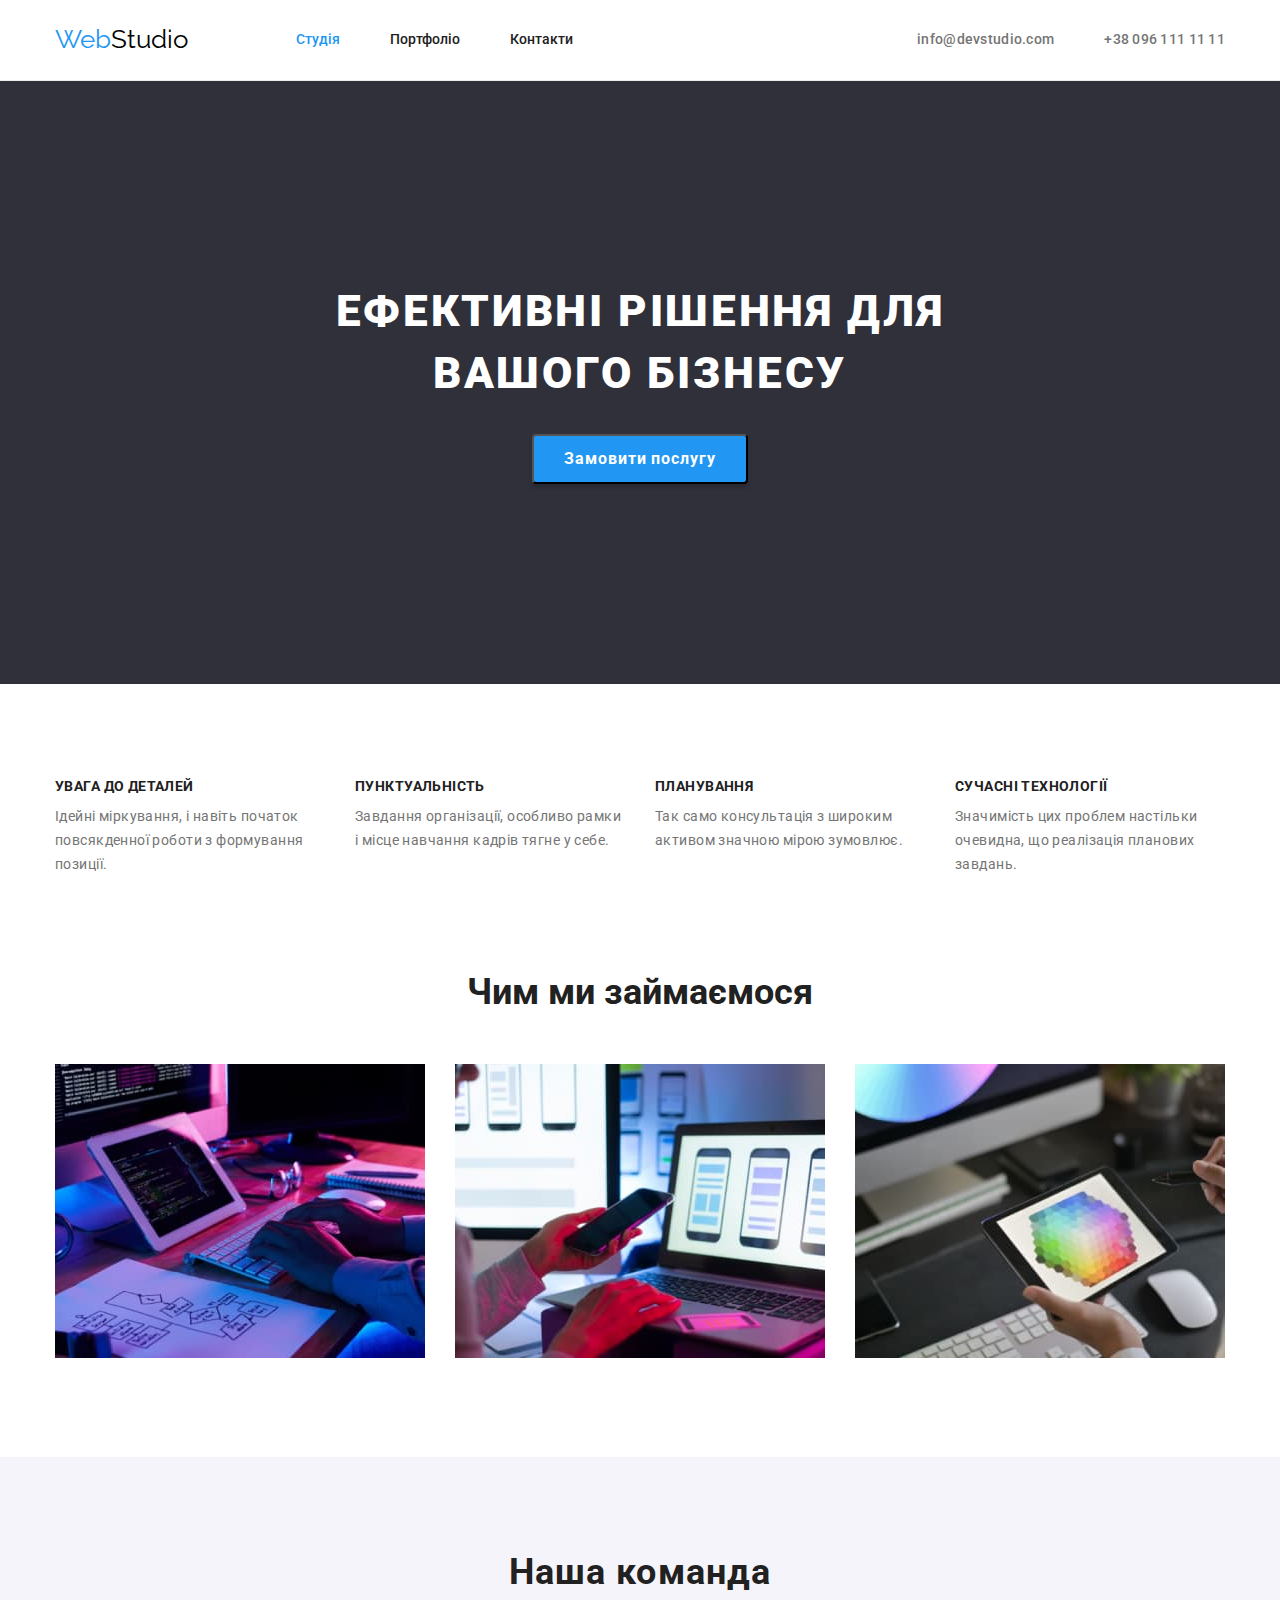
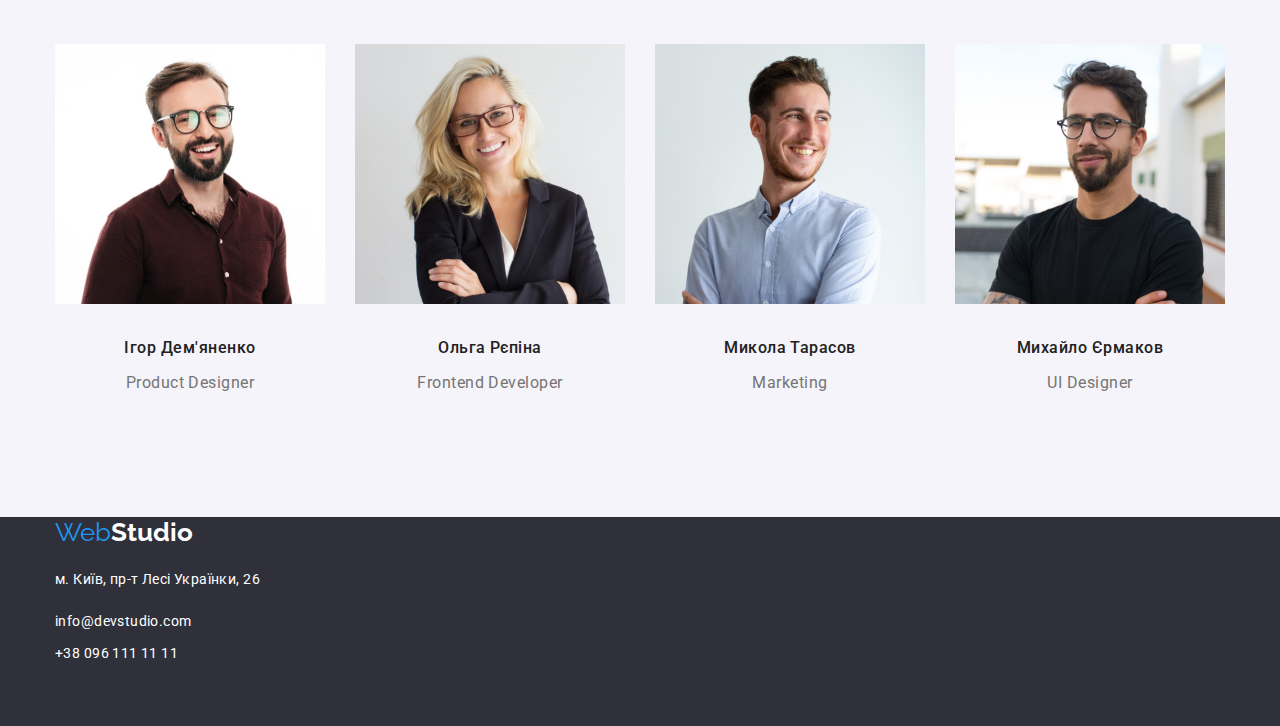
<file: index.html>
<!DOCTYPE html>
<html lang="uk">
<head>
    <meta charset="UTF-8">
    <meta http-equiv="X-UA-Compatible" content="IE=edge">
    <meta name="viewport" content="width=device-width, initial-scale=1.0">
    <title>WebStudio</title>
    <link rel="preconnect" href="https://fonts.googleapis.com">
    <link rel="preconnect" href="https://fonts.gstatic.com" crossorigin>
    <link
        href="https://fonts.googleapis.com/css2?family=Montserrat:wght@400;700&family=Raleway:wght@700&family=Roboto:wght@400;500;700;900&display=swap"
        rel="stylesheet">
        <link rel="stylesheet" href="https://cdnjs.cloudflare.com/ajax/libs/modern-normalize/1.1.0/modern-normalize.min.css">
    <link rel="stylesheet" href="./css/styles.css">
</head>
<body>
    <!-- Шапка -->
    <header class="header">
        <div class="container">
            <div class="header-container">
                <nav class="header-nav">
                    <a class="logo-link" href="/index.html">Web<span class="logo-header">Studio</span></a>
                    <ul class="header-menu">
                        <li><a href="./index.html" class="link-current">Студія</a></li>
                        <li><a href="./portfolio.html" class="link">Портфоліо</a></li>
                        <li><a href="" class="link">Контакти</a></li>
                    </ul>
                </nav>
                
                <ul class="header-adress">
                    <li><a href="mailto:info@devstudio.com" class="link-adress">info@devstudio.com</a></li>
                    <li><a href="tel:380961111111" class="link-adress">+38 096 111 11 11</a></li>
                </ul>
            </div>
        </div>
    </header>

<main>
    <!-- Блок Герой -->
    <section class="hero">
        <div class="container">
        <div class="hero-container">
                <h2 class="hero-description">Ефективні рішення для вашого бізнесу</h2>
                <button type="button" class="hero-button">Замовити послугу</button>
                        </div>   
                    </div>    
                </section>
    
        <!-- Блок Списку -->
    <section class="section">
        <div class="container">
            <ul class="section-list">
            <li class="sections-item">
                <h3 class="section-tittle">УВАГА ДО ДЕТАЛЕЙ</h3>
                <p class="section-description">Ідейні міркування, і навіть початок повсякденної роботи з формування позиції.</p>
            </li>
        
            <li class="sections-item">
                <h3 class="section-tittle">ПУНКТУАЛЬНІСТЬ</h3>
                <p class="section-description">Завдання організації, особливо рамки і місце навчання кадрів тягне у себе.</p>
            </li>
        
            <li class="sections-item">
                <h3 class="section-tittle">ПЛАНУВАННЯ</h3>
                <p class="section-description">Так само консультація з широким активом значною мірою зумовлює.</p>
            </li>
        
            <li class="sections-item">
                <h3 class="section-tittle">СУЧАСНІ ТЕХНОЛОГІЇ</h3>
                <p class="section-description">Значимість цих проблем настільки очевидна, що реалізація планових завдань.</p>
            </li>
        </ul>
        </div>
        
    </section>

    <!-- Блок з Фото -->
    <section class="foto">
        <div class="container">
            <h3 class="tittle">Чим ми займаємося</h3>
            <ul class="foto-item">
                <li><img src="./images/imgone.jpg" width="370" alt="компютер"></li>
                <li><img src="./images/imgtwo.jpg" width="370" alt="ноутбук"></li>
                <li><img src="./images/imgthree.jpg" width="370" alt="планшет"></li>
            </ul>
        </div>
        </div>
    </section>

    <!-- Команда -->
    <section class="team">
        <div class="container">
            <h3 class="team-tittle">Наша команда</h3>
        <ul class="team-items">
            <li><img src="./images/Product-Designer.jpg" width="270" alt="Продукт Дизайнер">
                <div class="team-names">
                    <h3 class="team-name">Ігор Дем'яненко</h3>
                    <p class="team-description">Product Designer</p>
                </div>
                          
            </li>
            <li><img src="./images/Frontend-Dev.jpg" width="270" alt="Фронтенд дев">
                <div class="team-names">
                    <h3 class="team-name">Ольга Рєпіна</h3>
                    <p class="team-description">Frontend Developer</p>
                </div>
            </li>
            
            <li><img src="./images/Marketing.jpg" width="270" alt="Маркетинг">
                <div class="team-names">
                    <h3 class="team-name">Микола Тарасов</h3>
                    <p class="team-description">Marketing</p>
                </div>
                
            </li>
            <li><img src="./images/UI-Designer.jpg" width="270" alt="Дизайнер">
                <div class="team-names">
                    <h3 class="team-name">Михайло Єрмаков</h3>
                    <p class="team-description">UI Designer</p>
                </div>
            </li>
        </ul>
        </div>
    </section>
</main>
    <!-- Футер -->
    <footer class="footer">
        <div class="container">
            <a class="logo-link" href="/index.html">Web<span class="logo-footer">Studio</span></a>
        <address>
           <ul class="list">
            <li class="adress">м. Київ, пр-т Лесі Українки, 26</li>
            <li class="footer-adress"><a href="mailto:info@devstudio.com">info@devstudio.com</a></li>
            <li class="footer-adress"><a href="tel:+380961111111">+38 096 111 11 11</a></li>
           </ul> 
        </address>
    </div>      
    </footer>
</body>
</html>
</file>
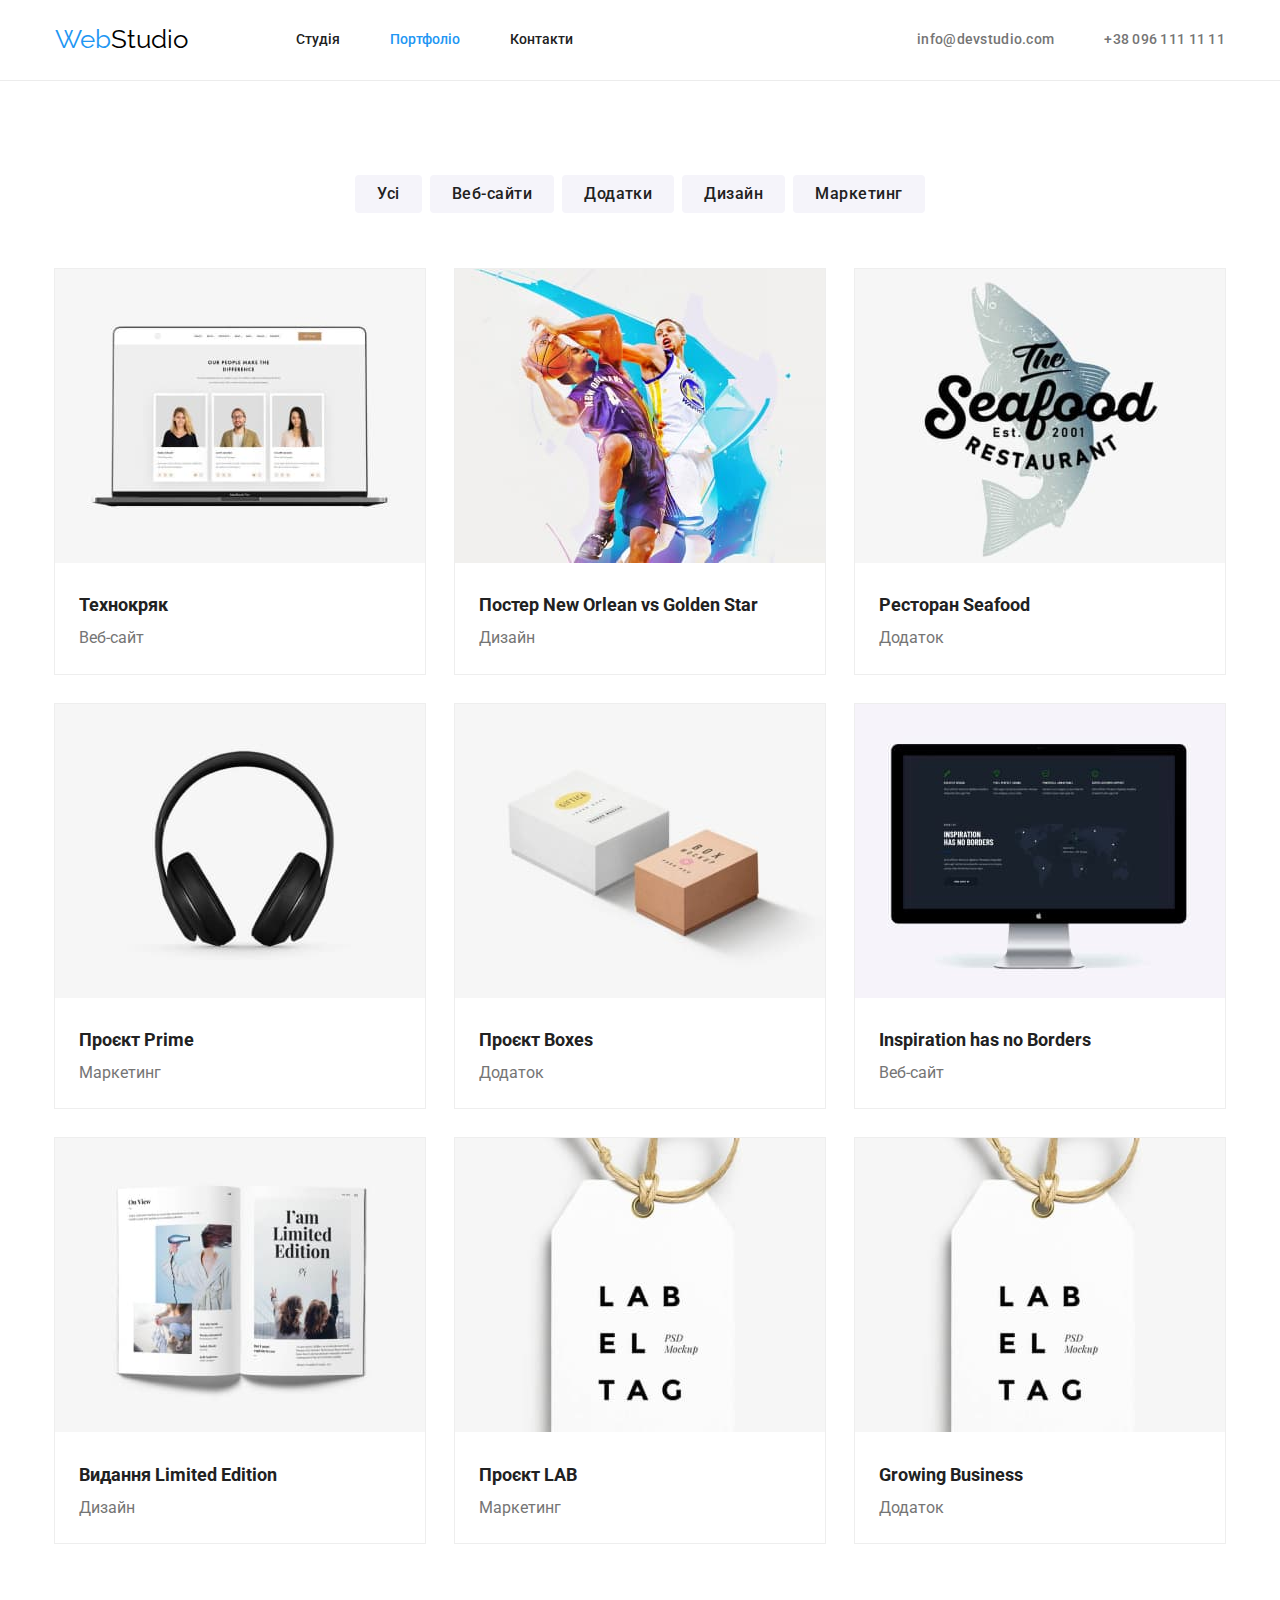
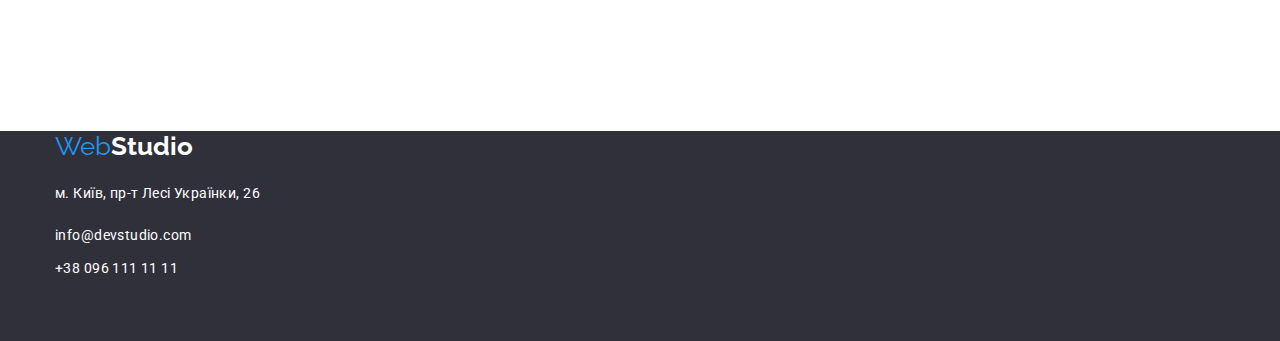
<file: portfolio.html>
<!DOCTYPE html>
<html lang="uk">

<head>
    <meta charset="UTF-8">
    <meta http-equiv="X-UA-Compatible" content="IE=edge">
    <meta name="viewport" content="width=device-width, initial-scale=1.0">
    <title>Портфоліо</title>
    <link rel="preconnect" href="https://fonts.googleapis.com">
    <link rel="preconnect" href="https://fonts.gstatic.com" crossorigin>
    <link
        href="https://fonts.googleapis.com/css2?family=Montserrat:wght@400;700&family=Raleway:wght@700&family=Roboto:wght@400;500;700;900&display=swap"
        rel="stylesheet">
        <link rel="stylesheet" href="https://cdnjs.cloudflare.com/ajax/libs/modern-normalize/1.1.0/modern-normalize.min.css">
    <link rel="stylesheet" href="./css/styles.css">
</head>

<body>
    <!-- Шапка -->
    <header class="header">
        <div class="container">
            <div class="header-container">
                <nav class="header-nav">
                    <a class="logo-link" href="/index.html">Web<span class="logo-header">Studio</span></a>
                    <ul class="header-menu">
                        <li><a href="./index.html" class="link">Студія</a></li>
                        <li><a href="./portfolio.html" class="link-current">Портфоліо</a></li>
                        <li><a href="" class="link">Контакти</a></li>
                    </ul>
                </nav>
                
                <ul class="header-adress">
                    <li><a href="mailto:info@devstudio.com" class="link-adress">info@devstudio.com</a></li>
                    <li><a href="tel:380961111111" class="link-adress">+38 096 111 11 11</a></li>
                </ul>
            </div>
        </div>
    </header>

    <main>
        <!-- Блок Нав -->
       <section class="section-nav">
        <div class="container">
            <ul class="section-items">
                <li><button type="button" class="section-nav-button">Усі</bytton>
                </li>
                <li><button type="button" class="section-nav-button">Веб-сайти</bytton>
                </li>
                <li><button type="button" class="section-nav-button">Додатки</bytton>
                </li>
                <li><button type="button" class="section-nav-button">Дизайн</bytton>
                </li>
                <li><button type="button" class="section-nav-button">Маркетинг</bytton>
                </li>
            </ul>
        </div>
        
       
       <!-- Приклади робіт-->
       <div class="container">
            <ul class="section-example"> 
            <li class="example-items"><img src="./images/web-site.jpg" width="370" alt="Технокряк Вебсайт">
                <div class="example-names">
                    <h2 class="section-example-tittle">Технокряк</h2>
                    <p class="section-example-text">Веб-сайт</p>
                </div>
                
            </li>
            <li class="example-items"><img src="./images/design.jpg" width="370" alt="Poster New Orlean vs Golden Star">
                <div class="example-names">
                    <h2 class="section-example-tittle">Постер New Orlean vs Golden Star</h2>
                    <p class="section-example-text">Дизайн</p>
                </div>
                
            </li>
            <li class="example-items"><img src="./images/addition.jpg" width="370" alt="Ресторан Seafood">
                <div class="example-names">
                    <h2 class="section-example-tittle">Ресторан Seafood</h2>
                <p class="section-example-text">Додаток</p>
                </div>
            </li>
            <li class="example-items"><img src="./images/project-prime.jpg" width="370" alt="Проєкт Prime">
                <div class="example-names">
                    <h2 class="section-example-tittle">Проєкт Prime</h2>
                <p class="section-example-text">Маркетинг</p>
                </div>
            </li>
            <li class="example-items"><img src="./images/project-boxes.jpg" width="370" alt="Проєкт Boxes">
                <div class="example-names">
                    <h2 class="section-example-tittle">Проєкт Boxes</h2>
                <p class="section-example-text">Додаток</p>
                </div>
            </li>
            <li class="example-items"><img src="./images/Inspiration-has-no-Borders-site.jpg" width="370" alt="Web site Inspiration has no Borders">
                <div class="example-names">
                    <h2 class="section-example-tittle">Inspiration has no Borders</h2>
                <p class="section-example-text">Веб-сайт</p>
                </div>
            </li>
            <li class="example-items"><img src="./images/Limited-Edition-design.jpg" width="370" alt="Видання Limited Edition">
                <div class="example-names">
                    <h2 class="section-example-tittle">Видання Limited Edition</h2>
                <p class="section-example-text">Дизайн</p>
                </div>
            </li>
            <li class="example-items"><img src="./images/project-lab.jpg" width="370" alt="Проєкт LAB">
                <div class="example-names">
                    <h2 class="section-example-tittle">Проєкт LAB</h2>
                <p class="section-example-text">Маркетинг</p>
                </div>
            </li>
            <li class="example-items"><img src="./images/project-lab.jpg" width="370" alt="Growing Business">
                <div class="example-names">
                    <h2 class="section-example-tittle">Growing Business</h2>
                    <p class="section-example-text">Додаток</p>
                </div>
            </li>
        </ul>
    </div>
    </section>
    </main>
    <!-- Футер -->
    <footer class="footer">
        <div class="container">
            <a class="logo-link" href="/index.html">Web<span class="logo-footer">Studio</span></a>
        <address>
           <ul class="list">
            <li class="adress">м. Київ, пр-т Лесі Українки, 26</li>
            <li class="footer-adress"><a href="mailto:info@devstudio.com">info@devstudio.com</a></li>
            <li class="footer-adress"><a href="tel:+380961111111">+38 096 111 11 11</a></li>
           </ul> 
        </address>
    </div>      
    </footer>
</body>

</html>
</file>
<file: css/styles.css>
body {
background-color: #FFFFFF;
color: #212121;
font-style: normal;
font-weight: 400;
font-family: 'Roboto', 'Montserrat', 'Raleway', sans-serif;
}
ul {
    list-style: none;
    padding: 0;
        margin: 0;
}
.list {
    padding: 0;
    margin: 0;
}

.list a{
    color: #FFFFFF;
    text-decoration: none;
}
h1,
h2,
p,
ul {
    margin-top: 0;
    margin-bottom: 0;
}

h3 {
    margin-top: 0;
}

:root {
    --primary-text-color: #212121;
    --secondary-text-color: #757575;

    --white-color: #FFFFFF;
    --accent-color: #2196F3;
    --secondary-back-color: #F5F5F5;
}
/* колір основного тексту #212121 */

/* колір другорядного тексту #757575 */

/* білий колір #FFFFFF */

/* акцент #2196F3 */

/* другорядний колір фону #F5F5F5 */


/* Header */
.header {

padding-top: 24px;
padding-bottom: 25px;
border-bottom: 1px solid #ECECEC;
}

.container {
    margin-left: auto;
    margin-right: auto;
    width: 1200px;
    padding: 0 15px;
   
    
    
    
}

/* Шапка */
.header-container {
    display: flex;
    justify-content: space-between;
    align-items: center;
    gap: 344px;
}

.header-nav {
    display: flex;
    justify-content: space-between;
    flex-grow: 1;
    align-items: center;
    gap: 94px;
    
    
}

.header-menu {
    display: flex;
    gap: 50px;
}

.header-adress {
    display: flex;
    gap: 50px;
}


.logo-link{
    font-family: 'Raleway';
        font-style: normal;
        font-size: 26px;
        line-height: 1.2;
         color: #2196F3;
}

.logo-header {
    font-family: 'Raleway';
font-style: normal;
font-size: 26px;
line-height: 1.2;
color: #000;
}

a {
    text-decoration: none;
}

.link-current {
    font-family: 'Roboto';
    font-style: normal;
    font-weight: 500;
    font-size: 14px;
    line-height: 1.15;
    color: #2196F3;
}

.link {
    font-family: 'Roboto';
    font-style: normal;
    font-weight: 500;
    font-size: 14px;
    line-height: 1.15;
    color: var(--primary-text-color);
}

.link-adress {
    font-family: 'Roboto';
    font-style: normal;
    font-weight: 500;
    font-size: 14px;
    line-height: 1.2;
    letter-spacing: 0.02em;
    
    color: #757575;
}



/* Блок Герой */
.hero-container {
    display: flex;
    align-items: center;
    flex-direction:column;
    justify-content:center;
            
}


.hero {
    margin: 0px;
    padding-top: 200px;
padding-bottom: 200px;
    background: #2F303A;
    text-align: center;
    
}
.hero-description {
   
    width: 696px;
    border-radius: nullpx;
    
          margin-top: 0px;
          margin-bottom: 30px;  
          background: #2F303A;
        color: #FFFFFF;
        font-family: 'Roboto';
    font-style: normal;
    font-weight: 900;
    font-size: 44px;
    line-height: 1.4;
    letter-spacing: 0.06em;
    text-transform: uppercase;
    text-align: center;

}

.hero-button {
    width: 216px;
    height: 50px;
    left: 692px;
    top: 430px;
    background: #2196F3;
    box-shadow: 0px 4px 4px rgba(0, 0, 0, 0.15);
border-radius: 4px;

    font-family: 'Roboto';
    font-style: normal;
    font-size: 16px;
    font-weight: 700;
    line-height: 1.9;
    letter-spacing: 0.06em;
    color: #FFFFFF;
    
}

/* < !-- Блок Списку --> */

.section {
    padding-top: 94px;
    padding-bottom: 94px;
    

    
}

.section-list {
    display: flex;
    gap: 30px;
    justify-content: space-between;
       
}

.sections-item {
    width: 270px;
}


.section-tittle {
    margin-top: 0;
    margin-bottom: 10px;
    font-family: 'Roboto';
    font-style: normal;
    font-size: 14px;
    line-height: 1.2;
    letter-spacing: 0.03em;
    text-transform: uppercase;
    
    color: #212121;
    
}

.section-description {
   
font-size: 14px;
line-height: 1.71;
letter-spacing: 0.03em;
color: #757575; 
 
}

/* Блок з Фото */
.foto {
    padding-bottom: 94px;
    
}

.foto .tittle {
    text-align: center;
    margin-top: 0;
    margin-bottom: 50px;
        font-size: 36px;
        line-height: 1.2;
}

.foto-item {
    display: flex;
    gap: 30px;
}
/* < !-- Команда --> */
.team {

padding-top: 94px;    
padding-bottom: 94px;
background: #F5F4FA;

}

.team-items {
    display: flex;
    gap:30px;
}

.team-tittle {
    margin-top: 0px;
    margin-bottom: 50px;
    font-family: 'Roboto';
    font-style: normal;
    font-size: 36px;
    line-height: 1.2;
    text-align: center;
    letter-spacing: 0.03em;
    
    color: #212121;
}

.team-names {
    padding-top: 30px;    
padding-bottom: 30px;
text-align: center;
}

.team-name {
    font-family: 'Roboto';
    font-style: normal;
    font-weight: 500;
    font-size: 16px;
    line-height: 1.2;
    letter-spacing: 0.03em;
    
    color: #212121;
    
        
}

    .team-description {
        font-family: 'Roboto';
        font-style: normal;
        font-size: 16px;
        line-height: 1.2;
        letter-spacing: 0.03em;
        color: #757575;
        
    }

/* Футер */
.footer {
    padding-bottom: 60px;
    
    color: #FFFFFF;
    background: #2F303A;
    

   }


.adress {
    margin-top: 20px;
    font-family: 'Roboto';
font-style: normal;
font-size: 14px;
line-height: 1.7;
letter-spacing: 0.03em;
color: #FFFFFF;
padding-bottom: 9px;
}

.footer-adress {
    
    margin-top: 9px;
    color: rgba(255, 255, 255, 0.6);
    font-family: 'Roboto';
    font-style: normal;
    font-weight: 400;
    font-size: 14px;
    line-height: 1.71;
    letter-spacing: 0.03em;
    width: max-content;
    
}  

.footer-adress:hover {
    background-color: var(--accent-color);
}


.logo-footer {
    font-family: 'Raleway';
font-style: normal;
font-weight: 700;
font-size: 26px;
line-height: 1.2;
color: #FFF;

}

/* Портфоліо Блок Нав */

.section-nav {
    padding-top: 94px;
    padding-bottom: 94px;
   
}

.section-items {
    display: flex;
    justify-content:center;
    margin-bottom: 56px;
    gap: 8px;

}

.section-nav-button {
cursor: pointer;   
background-color:  #F5F4FA;
border-radius: 4px;
padding: 6px 22px;
font-family: 'Roboto';
font-style: normal;
font-weight: 500;
font-size: 16px;
line-height: 1.6;
text-align: center;
letter-spacing: 0.03em;
border-width: 0;
color: #212121;
} 

.section-nav-button:hover {
    background-color: var(--accent-color);
    color: var(--white-color);
}


/* Приклади Робіт */

.section-example {
    display: flex;
    justify-content:center;
    flex-wrap: wrap;
    padding-bottom: 94px;
    gap: 30px;
    
}


.example-items {
    flex-basis: calc((100% - 60px)/ 3) ;
    outline: 1px solid #EEEEEE;
    
}

.example-names {
    padding: 20px 24px;
    
}

.section-example-tittle {
     
        font-weight: 700;
        font-size: 18px;
        line-height: 2;
          
        
    
        color: #212121;
}

.section-example-text 

{font-family: 'Roboto';
font-style: normal;
font-weight: 400;
font-size: 16px;
line-height: 1.9;
color: #757575;
}




.link:hover {
color: var(--accent-color)
}

.link:focus {
    color: var(--accent-color);
}

.link:active {
    color: var(--accent-color)
}

.link-current:hover {
    color:var(--accent-color)
}

.link-current:focus {
    color: var(--accent-color);
}

.link-current:active {
    color:var(--accent-color)
}

.link-adress:hover {
    color:var(--accent-color)
}
</file>
